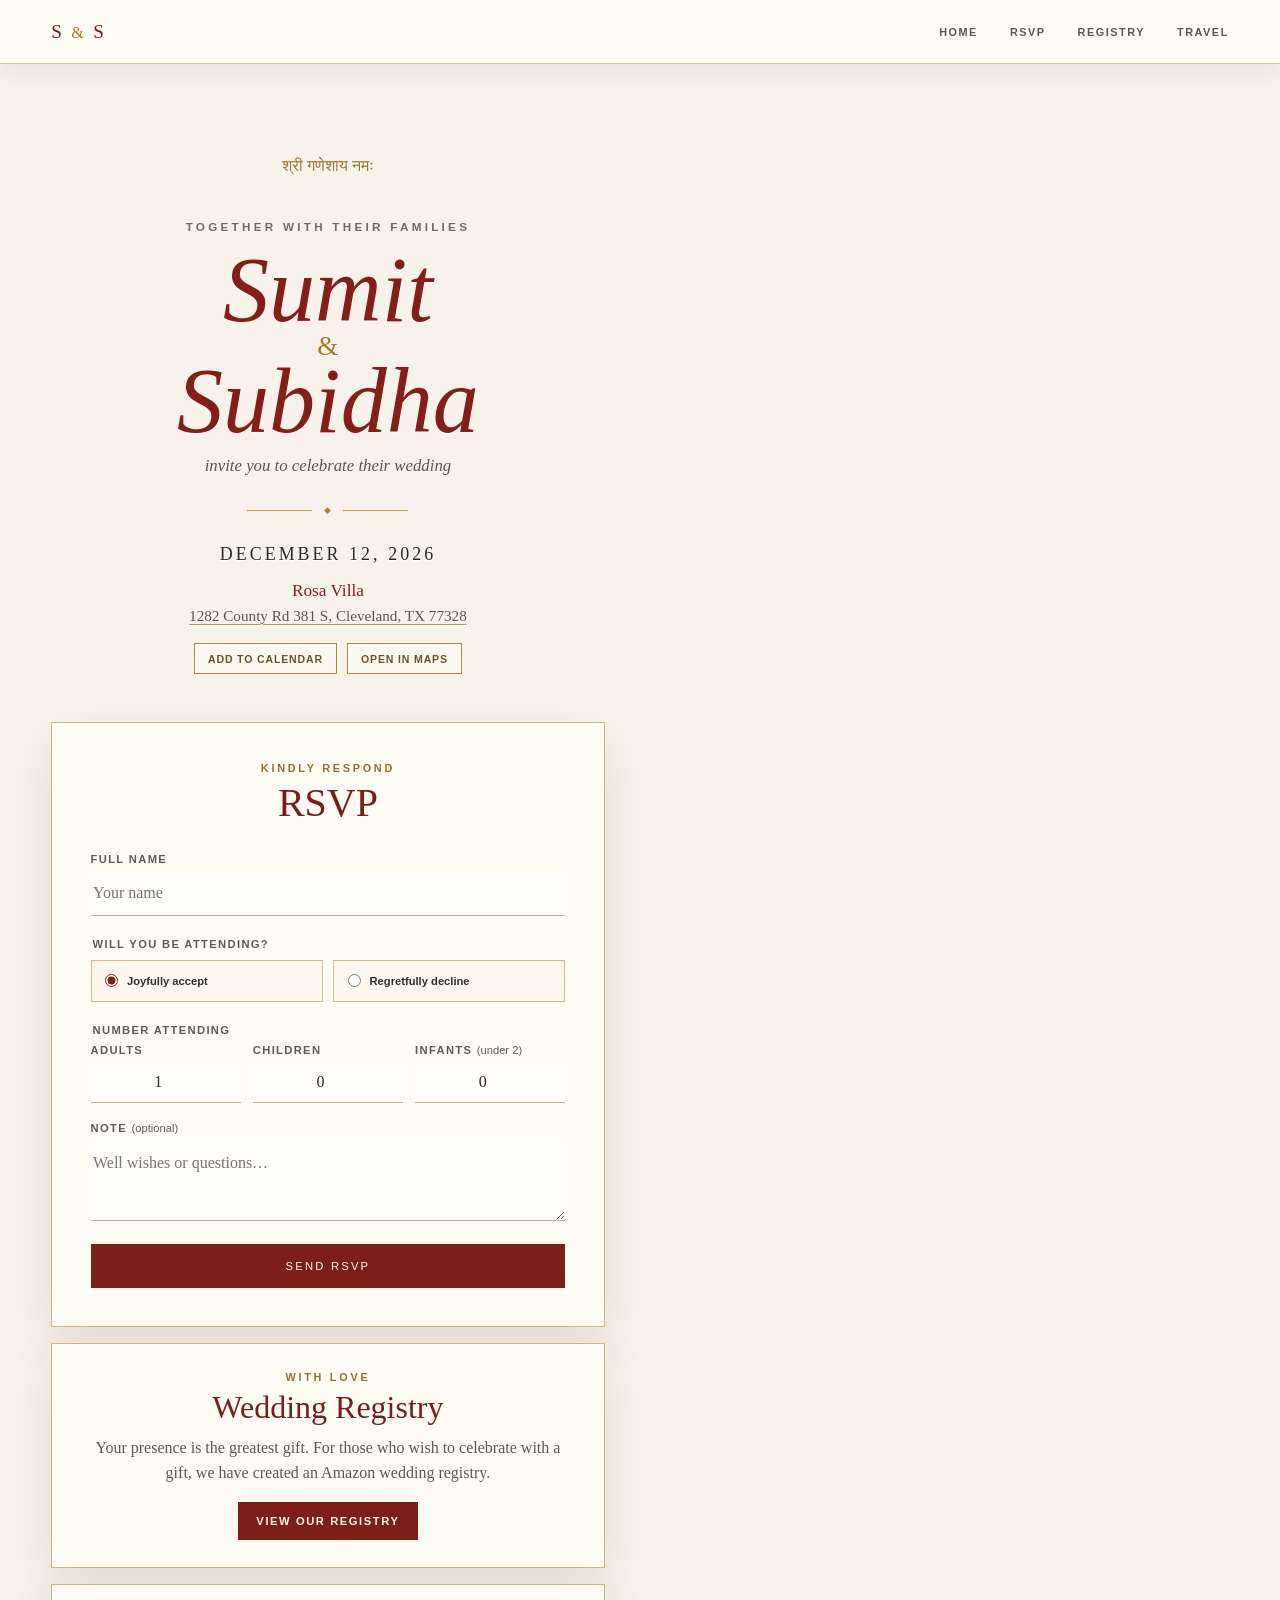
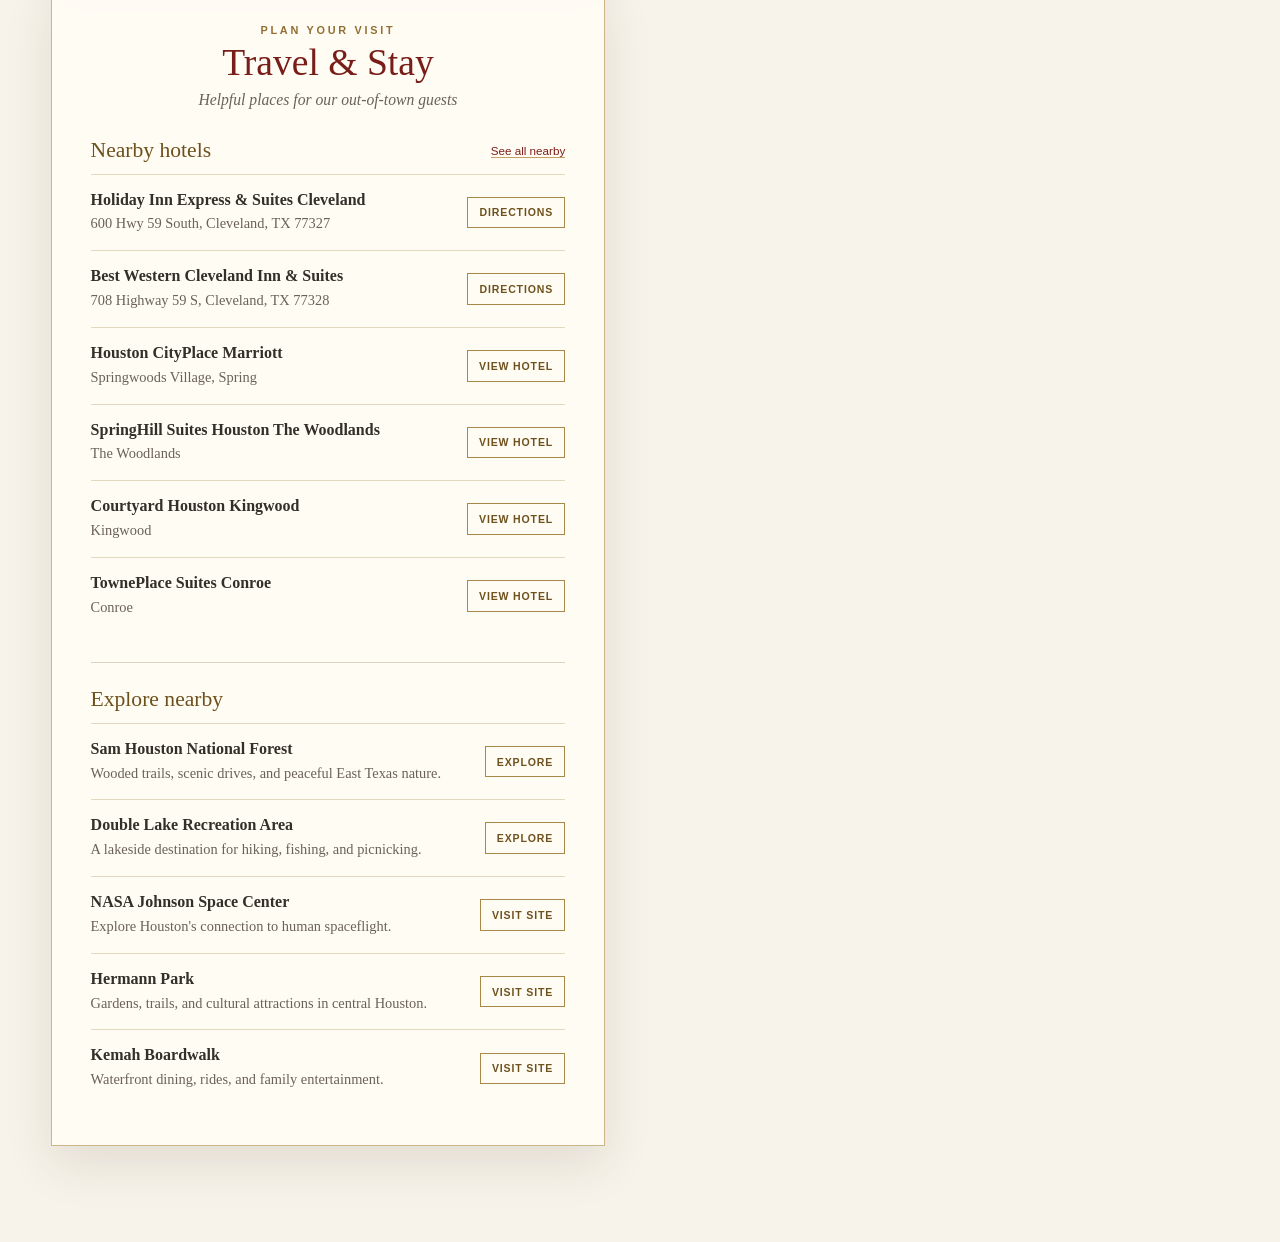
<file: vercel-site/index.html>
<!doctype html>
<html lang="en">
<head>
  <meta charset="utf-8">
  <meta name="viewport" content="width=device-width,initial-scale=1">
  <title>Sumit &amp; Subidha | Wedding RSVP</title>
  <meta name="description" content="Celebrate the wedding of Sumit and Subidha on December 12, 2026 at Rosa Villa in Cleveland, Texas.">
  <style>
    *{box-sizing:border-box}html{scroll-behavior:smooth}body{margin:0;background:#f7f3ea;color:#2b2925;font-family:Arial,sans-serif}.site-header{position:fixed;inset:0 0 auto;z-index:20;min-height:64px;display:flex;align-items:center;justify-content:space-between;gap:2rem;padding:.75rem 4vw;background:rgba(255,252,245,.94);border-bottom:1px solid rgba(167,123,46,.38);box-shadow:0 8px 24px rgba(66,49,22,.07);backdrop-filter:blur(12px)}.site-mark{font-family:Georgia,serif;color:#781d18;text-decoration:none;font-size:1.2rem;letter-spacing:.12em}.site-mark span{color:#a47b30;font-size:.85em}.site-header nav{display:flex;gap:clamp(1rem,2.5vw,2.4rem)}.site-header nav a{color:#5f574d;text-decoration:none;text-transform:uppercase;letter-spacing:.14em;font-size:.68rem;font-weight:600}.page{min-height:100svh;background:url('https://sumit-subidha-wedding.eedarijal.chatgpt.site/wedding-background.png') center top/cover fixed no-repeat;padding:calc(clamp(3rem,6vw,6rem) + 64px) 4vw 5rem;display:grid;grid-template-columns:minmax(390px,47%) 1fr;align-content:start}.copy,.travel,.card,.registry{grid-column:1;width:min(100%,650px);scroll-margin-top:88px}.copy{text-align:center;padding:1rem 2.5rem 3rem;text-shadow:0 1px 0 #fff}.ganesh{font-family:Georgia,serif;color:#9b752e;font-size:1rem;margin:0 0 2.8rem}.family{text-transform:uppercase;letter-spacing:.28em;font-size:.73rem;font-weight:600;color:#6f685d;margin:0}.copy h1{font-family:Georgia,serif;color:#841e18;font-weight:400;line-height:.77;margin:1.4rem 0 1.2rem}.copy h1 em{display:block;font-size:clamp(4rem,7.2vw,7.2rem);font-weight:400}.copy h1 span{display:block;color:#a47b30;font-size:1.7rem;margin:.6rem}.invite{font-family:Georgia,serif;font-style:italic;color:#59534b;font-size:1.05rem}.ornament{display:flex;align-items:center;justify-content:center;gap:.75rem;color:#aa843c;font-size:.55rem;margin:1.8rem auto}.ornament span{width:65px;height:1px;background:#b99854}.date{font-family:Georgia,serif;text-transform:uppercase;letter-spacing:.17em;font-size:1.12rem;margin:.2rem}.venue{font-family:Georgia,serif;color:#7d1e18;font-size:1.08rem;margin:1rem 0 .25rem}.address{display:block;color:#59534b;font-family:Georgia,serif;font-size:.95rem;line-height:1.45;text-decoration:underline;text-decoration-color:#b99854;text-underline-offset:3px}.event-actions{display:flex;justify-content:center;gap:.65rem;flex-wrap:wrap;margin-top:1rem}.event-actions a,.travel-item>a{border:1px solid #a98747;color:#6f511d;text-decoration:none;text-transform:uppercase;letter-spacing:.08em;font-size:.66rem;font-weight:600}.event-actions a{background:rgba(255,252,245,.72);padding:.55rem .8rem}.travel,.card,.registry{background:rgba(255,252,245,.94);border:1px solid rgba(167,123,46,.55);box-shadow:0 18px 46px rgba(66,49,22,.11);backdrop-filter:blur(6px)}.travel{margin-bottom:1rem;padding:clamp(1.5rem,3vw,2.5rem)}.section-heading{text-align:center;margin-bottom:1.8rem}.section-heading>p,.heading>p,.registry-kicker{margin:0;text-transform:uppercase;letter-spacing:.25em;color:#927033;font-size:.68rem;font-weight:600}.section-heading h2,.heading h2,.thanks h2,.registry h2{font-family:Georgia,serif;font-weight:400;color:#781d18}.section-heading h2{margin:.35rem 0 .45rem;font-size:2.35rem}.section-heading>span{font-family:Georgia,serif;font-style:italic;color:#6a6258;font-size:.98rem}.travel-group+.travel-group{margin-top:1.75rem;padding-top:1.55rem;border-top:1px solid #ded3bd}.travel-group-heading{display:flex;align-items:center;justify-content:space-between;gap:1rem;margin-bottom:.65rem}.travel-group h3{margin:0;font-family:Georgia,serif;font-size:1.35rem;font-weight:400;color:#6d511d}.travel-group-heading>a{color:#7d1e18;text-decoration:none;border-bottom:1px solid #c79d61;font-size:.73rem}.travel-item{display:flex;align-items:center;justify-content:space-between;gap:1.25rem;padding:1rem 0;border-top:1px solid rgba(205,187,145,.56)}.travel-item h4{margin:0 0 .3rem;font-family:Georgia,serif;font-size:1rem;color:#332f29}.travel-item p{margin:0;color:#6a6258;font-family:Georgia,serif;font-size:.9rem;line-height:1.45}.travel-item>a{flex:none;padding:.55rem .7rem}.card{margin-bottom:1rem;padding:clamp(1.5rem,3vw,2.75rem)}.heading{text-align:center;margin-bottom:1.7rem}.heading h2,.thanks h2{font-size:2.5rem;margin:.3rem}.card label,.card legend{display:block;text-transform:uppercase;letter-spacing:.12em;font-size:.7rem;font-weight:600;color:#625a50}.card input,.card textarea{display:block;width:100%;border:0;border-bottom:1px solid #c4b28e;background:rgba(255,255,255,.28);padding:.8rem .15rem;margin:.4rem 0 1.4rem;outline:none;color:#2b2925;font-family:Georgia,serif;font-size:1rem}.card fieldset{border:0;padding:0;margin:0}.attendance{display:grid;grid-template-columns:1fr 1fr;gap:.65rem;margin:.6rem 0 1.4rem}.attendance label{display:flex;align-items:center;gap:.55rem;border:1px solid #cdbb91;background:rgba(250,246,236,.65);padding:.85rem;text-transform:none;letter-spacing:0;color:#332f29;cursor:pointer}.attendance input{display:inline;width:auto;margin:0;accent-color:#7d1e18}.guest-grid{display:grid;grid-template-columns:repeat(3,1fr);gap:.75rem;margin-top:.45rem}.guest-grid input{text-align:center;padding:.7rem .1rem;margin-bottom:1.2rem}.card label span{text-transform:none;letter-spacing:0;font-weight:400}.submit{width:100%;border:0;background:#7d1e18;color:#fffaf1;padding:1rem;text-transform:uppercase;letter-spacing:.2em;font-size:.7rem;cursor:pointer}.submit:disabled{opacity:.6}.message{text-align:center;font-size:.9rem}.error{color:#9b1c1c}.thanks{text-align:center;padding:2rem 0}.thanks p{font-family:Georgia,serif;color:#625c53}.thanks button{border:0;border-bottom:1px solid #7d1e18;background:none;color:#7d1e18;padding:.3rem;cursor:pointer}.registry{padding:1.7rem 2rem;text-align:center}.registry h2{margin:.35rem 0 .65rem;font-size:2rem}.registry p:not(.registry-kicker){max-width:500px;margin:0 auto 1rem;font-family:Georgia,serif;font-size:1rem;line-height:1.55;color:#5f574d}.registry>a{display:inline-block;border:1px solid #7d1e18;background:#7d1e18;color:#fffaf1;padding:.75rem 1.1rem;text-decoration:none;text-transform:uppercase;letter-spacing:.14em;font-size:.7rem;font-weight:600}
    @media(max-width:800px){.site-header{min-height:58px;padding:.7rem .9rem;gap:.75rem}.site-header nav{gap:.85rem}.site-header nav a{font-size:.59rem;letter-spacing:.09em}.site-mark{font-size:1rem}.page{background-position:72% top;background-size:auto 760px;background-attachment:scroll;display:block;padding:5.5rem .85rem 3rem}.copy{min-height:710px;padding:1rem 1rem 2rem;background:linear-gradient(90deg,rgba(250,247,239,.9) 0%,rgba(250,247,239,.65) 68%,transparent 100%);width:72%}.copy h1 em{font-size:3.7rem}.family{font-size:.62rem;letter-spacing:.18em}.ganesh{margin-bottom:2rem}.travel,.card,.registry{width:100%;margin-top:1rem;padding:1.45rem 1.25rem}.card{margin-bottom:0}.attendance{grid-template-columns:1fr}.section-heading h2{font-size:2rem}}
    @media(max-width:480px){.site-header{justify-content:center}.site-mark{display:none}.site-header nav{width:100%;justify-content:space-around;gap:.4rem}.page{background-size:auto 650px;background-position:71% top}.copy{min-height:620px;width:74%;padding-left:.25rem;padding-right:.25rem}.copy h1 em{font-size:3.15rem}.ganesh{font-size:.82rem}.family{font-size:.54rem}.invite{font-size:.9rem}.date{font-size:.9rem}.ornament{margin:1.2rem auto}.ornament span{width:38px}.travel-item{align-items:flex-start;gap:.75rem}.travel-item>a{padding:.5rem .55rem}.section-heading>span{font-size:.9rem}}
    .registry{margin-bottom:1rem}
    @media(prefers-reduced-motion:reduce){html{scroll-behavior:auto}}
  </style>
</head>
<body>
  <header class="site-header"><a class="site-mark" href="#home" aria-label="Sumit and Subidha wedding home">S <span>&amp;</span> S</a><nav aria-label="Wedding website navigation"><a href="#home">Home</a><a href="#rsvp">RSVP</a><a href="#registry">Registry</a><a href="#travel">Travel</a></nav></header>
  <main class="page">
    <section class="copy" id="home"><p class="ganesh">श्री गणेशाय नमः</p><p class="family">Together with their families</p><h1><em>Sumit</em><span>&amp;</span><em>Subidha</em></h1><p class="invite">invite you to celebrate their wedding</p><div class="ornament"><span></span>◆<span></span></div><p class="date">December 12, 2026</p><p class="venue">Rosa Villa</p><a class="address" href="https://www.google.com/maps/search/?api=1&amp;query=Rosa+Villa%2C+1282+County+Rd+381+S%2C+Cleveland%2C+TX+77328" target="_blank" rel="noopener noreferrer">1282 County Rd 381 S, Cleveland, TX 77328</a><div class="event-actions"><a href="https://calendar.google.com/calendar/render?action=TEMPLATE&amp;text=Sumit%20%26%20Subidha%20Wedding&amp;dates=20261212%2F20261213&amp;location=Rosa%20Villa%2C%201282%20County%20Rd%20381%20S%2C%20Cleveland%2C%20TX%2077328&amp;details=Wedding%20celebration%20for%20Sumit%20and%20Subidha" target="_blank" rel="noopener noreferrer">Add to calendar</a><a href="https://www.google.com/maps/search/?api=1&amp;query=Rosa+Villa%2C+1282+County+Rd+381+S%2C+Cleveland%2C+TX+77328" target="_blank" rel="noopener noreferrer">Open in Maps</a></div></section>
    <section class="card" id="rsvp"><div id="form-view"><div class="heading"><p>Kindly respond</p><h2>RSVP</h2></div><form id="form"><label>Full name<input name="name" required autocomplete="name" placeholder="Your name"></label><fieldset><legend>Will you be attending?</legend><div class="attendance"><label><input type="radio" name="attendance" value="accept" checked>Joyfully accept</label><label><input type="radio" name="attendance" value="decline">Regretfully decline</label></div></fieldset><fieldset id="counts"><legend>Number attending</legend><div class="guest-grid"><label>Adults<input name="adults" type="number" inputmode="numeric" min="1" max="10" value="1"></label><label>Children<input name="children" type="number" inputmode="numeric" min="0" max="10" value="0"></label><label>Infants <span>(under 2)</span><input name="infants" type="number" inputmode="numeric" min="0" max="10" value="0"></label></div></fieldset><label>Note <span>(optional)</span><textarea name="note" rows="3" placeholder="Well wishes or questions…"></textarea></label><button class="submit" id="submit">Send RSVP</button><p class="message error" id="error" hidden>We could not save your response. Please try again.</p></form></div><div class="thanks" id="thanks" hidden><div style="font-size:2rem;color:#7d1e18">♡</div><h2>Thank you</h2><p>Your response has been received.</p><button id="again">Submit another response</button></div></section>
    <section class="registry" id="registry" aria-labelledby="registry-title"><p class="registry-kicker">With love</p><h2 id="registry-title">Wedding Registry</h2><p>Your presence is the greatest gift. For those who wish to celebrate with a gift, we have created an Amazon wedding registry.</p><a href="https://www.amazon.com/wedding/guest-view/2KATNO8WJ1CN5" target="_blank" rel="noopener noreferrer">View Our Registry</a></section>
    <section class="travel" id="travel" aria-labelledby="travel-title">
      <div class="section-heading"><p>Plan your visit</p><h2 id="travel-title">Travel &amp; Stay</h2><span>Helpful places for our out-of-town guests</span></div>
      <div class="travel-group">
        <div class="travel-group-heading"><h3>Nearby hotels</h3><a href="https://www.google.com/maps/search/?api=1&amp;query=hotels+near+Rosa+Villa%2C+1282+County+Rd+381+S%2C+Cleveland%2C+TX+77328" target="_blank" rel="noopener noreferrer">See all nearby</a></div>
        <article class="travel-item"><div><h4>Holiday Inn Express &amp; Suites Cleveland</h4><p>600 Hwy 59 South, Cleveland, TX 77327</p></div><a href="https://www.google.com/maps/search/?api=1&amp;query=Holiday+Inn+Express+%26+Suites+Cleveland%2C+600+Hwy+59+South%2C+Cleveland%2C+TX+77327" target="_blank" rel="noopener noreferrer">Directions</a></article>
        <article class="travel-item"><div><h4>Best Western Cleveland Inn &amp; Suites</h4><p>708 Highway 59 S, Cleveland, TX 77328</p></div><a href="https://www.google.com/maps/search/?api=1&amp;query=Best+Western+Cleveland+Inn+%26+Suites%2C+708+Highway+59+S%2C+Cleveland%2C+TX+77328" target="_blank" rel="noopener noreferrer">Directions</a></article>
        <article class="travel-item"><div><h4>Houston CityPlace Marriott</h4><p>Springwoods Village, Spring</p></div><a href="https://www.marriott.com/en-us/hotels/houns-houston-cityplace-marriott-at-springwoods-village/overview/" target="_blank" rel="noopener noreferrer">View hotel</a></article>
        <article class="travel-item"><div><h4>SpringHill Suites Houston The Woodlands</h4><p>The Woodlands</p></div><a href="https://www.marriott.com/en-us/hotels/houln-springhill-suites-houston-the-woodlands/overview/" target="_blank" rel="noopener noreferrer">View hotel</a></article>
        <article class="travel-item"><div><h4>Courtyard Houston Kingwood</h4><p>Kingwood</p></div><a href="https://www.marriott.com/en-us/hotels/houkw-courtyard-houston-kingwood/overview/" target="_blank" rel="noopener noreferrer">View hotel</a></article>
        <article class="travel-item"><div><h4>TownePlace Suites Conroe</h4><p>Conroe</p></div><a href="https://www.marriott.com/en-us/hotels/houto-towneplace-suites-conroe/overview/" target="_blank" rel="noopener noreferrer">View hotel</a></article>
      </div>
      <div class="travel-group">
        <div class="travel-group-heading"><h3>Explore nearby</h3></div>
        <article class="travel-item"><div><h4>Sam Houston National Forest</h4><p>Wooded trails, scenic drives, and peaceful East Texas nature.</p></div><a href="https://www.google.com/maps/search/?api=1&amp;query=Sam+Houston+National+Forest" target="_blank" rel="noopener noreferrer">Explore</a></article>
        <article class="travel-item"><div><h4>Double Lake Recreation Area</h4><p>A lakeside destination for hiking, fishing, and picnicking.</p></div><a href="https://www.google.com/maps/search/?api=1&amp;query=Double+Lake+Recreation+Area%2C+TX" target="_blank" rel="noopener noreferrer">Explore</a></article>
        <article class="travel-item"><div><h4>NASA Johnson Space Center</h4><p>Explore Houston's connection to human spaceflight.</p></div><a href="https://www.nasa.gov/johnson/" target="_blank" rel="noopener noreferrer">Visit site</a></article>
        <article class="travel-item"><div><h4>Hermann Park</h4><p>Gardens, trails, and cultural attractions in central Houston.</p></div><a href="https://hermannpark.org/" target="_blank" rel="noopener noreferrer">Visit site</a></article>
        <article class="travel-item"><div><h4>Kemah Boardwalk</h4><p>Waterfront dining, rides, and family entertainment.</p></div><a href="https://www.kemahboardwalk.com/" target="_blank" rel="noopener noreferrer">Visit site</a></article>
      </div>
    </section>
  </main>
  <script>
    const API='https://sumit-subidha-wedding.eedarijal.chatgpt.site/api/rsvp';const form=document.querySelector('#form'),counts=document.querySelector('#counts'),submit=document.querySelector('#submit'),error=document.querySelector('#error');document.querySelectorAll('[name=attendance]').forEach(r=>r.addEventListener('change',()=>counts.hidden=r.value==='decline'));form.addEventListener('submit',async e=>{e.preventDefault();submit.disabled=true;submit.textContent='Sending…';error.hidden=true;const d=new FormData(form);try{const res=await fetch(API,{method:'POST',headers:{'content-type':'application/json'},body:JSON.stringify(Object.fromEntries(d))});if(!res.ok)throw new Error();document.querySelector('#form-view').hidden=true;document.querySelector('#thanks').hidden=false;form.reset();counts.hidden=false}catch{error.hidden=false}finally{submit.disabled=false;submit.textContent='Send RSVP'}});document.querySelector('#again').onclick=()=>{document.querySelector('#thanks').hidden=true;document.querySelector('#form-view').hidden=false};
  </script>
</body>
</html>
</file>
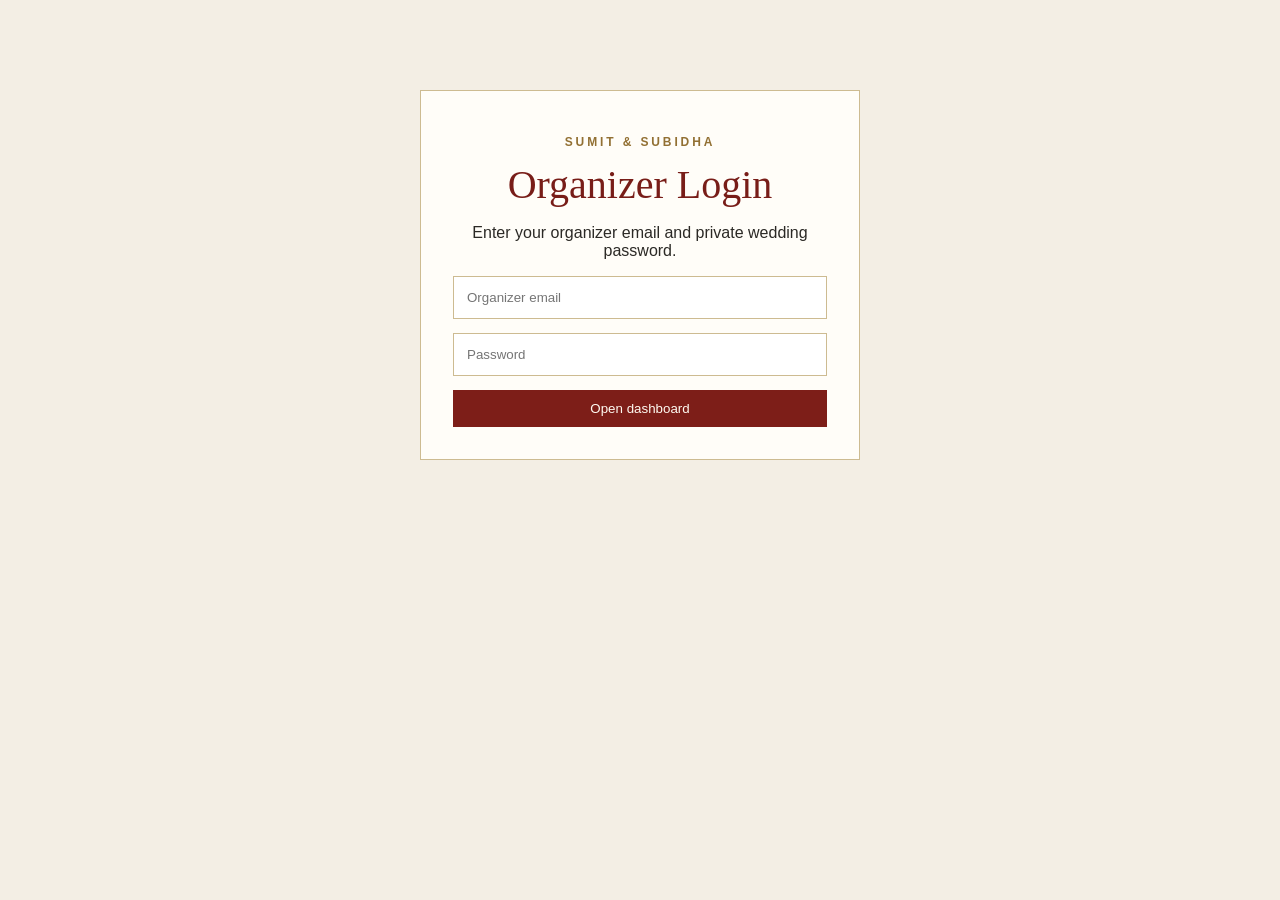
<file: vercel-site/admin/index.html>
<!doctype html>
<html lang="en">
<head>
  <meta charset="utf-8"><meta name="viewport" content="width=device-width,initial-scale=1"><meta name="robots" content="noindex,nofollow"><title>RSVP Dashboard | Sumit &amp; Subidha</title>
  <style>
    *{box-sizing:border-box}body{margin:0;background:#f3eee4;color:#2b2925;font-family:Arial,sans-serif}.wrap{max-width:1250px;margin:auto;padding:32px 18px 60px}.login{max-width:440px;margin:10vh auto;background:#fffdf8;border:1px solid #cdbb91;padding:32px;text-align:center}.eyebrow{font-size:12px;font-weight:600;text-transform:uppercase;letter-spacing:.24em;color:#927033}h1,h2{font-family:Georgia,serif;font-weight:400;color:#781d18}h1{font-size:40px;margin:8px 0}h2{font-size:26px}.login input{display:block;width:100%;padding:13px;border:1px solid #cdbb91;margin:14px 0}.button{border:0;background:#7d1e18;color:#fffaf1;padding:11px 16px;cursor:pointer}.button.full{width:100%}.error{color:#9b1c1c}.header{display:flex;align-items:end;justify-content:space-between;border-bottom:1px solid #cdbb91;padding-bottom:24px;margin-bottom:30px}.logout{border:1px solid #b9a477;background:transparent;padding:9px 14px;cursor:pointer}.summary{display:grid;grid-template-columns:repeat(6,1fr);gap:12px;margin-bottom:30px}.stat{border:1px solid #d5c6a7;background:#fffdf8;padding:16px}.stat span{font-size:11px;text-transform:uppercase;letter-spacing:.12em;color:#70685d}.stat strong{display:block;font-family:Georgia,serif;font-size:30px;font-weight:400;color:#781d18;margin-top:8px}.panel{border:1px solid #cdbb91;background:#fffdf8;overflow:hidden}.panel h2{padding:0 20px}.scroll{overflow-x:auto}table{width:100%;border-collapse:collapse;font-size:14px}th,td{text-align:left;border-top:1px solid #e2d8c5;padding:13px 12px;vertical-align:top}th{background:#f5f0e6;color:#70685d;font-size:11px;text-transform:uppercase;letter-spacing:.08em}.accept{color:#47704b}.decline{color:#8b3c38}.empty{text-align:center;padding:50px;color:#70685d}.actions{display:flex;gap:6px;white-space:nowrap}.actions button{border:1px solid #b9a477;background:#fffaf1;padding:7px 10px;cursor:pointer}.actions .delete{border-color:#c9938f;color:#8d2a24}.edit-input,.edit-select,.edit-note{width:100%;min-width:75px;border:1px solid #cdbb91;background:white;padding:7px;font:inherit}.edit-name{min-width:145px}.edit-note{min-width:180px;resize:vertical}.notice{margin:0 20px 16px;color:#47704b}.notice.error{color:#9b1c1c}@media(max-width:800px){.summary{grid-template-columns:repeat(3,1fr)}.header{align-items:start;gap:15px}.wrap{padding-top:20px}}@media(max-width:480px){.summary{grid-template-columns:repeat(2,1fr)}h1{font-size:32px}}
  </style>
</head>
<body>
  <section class="login" id="login"><p class="eyebrow">Sumit &amp; Subidha</p><h1>Organizer Login</h1><p>Enter your organizer email and private wedding password.</p><form id="login-form"><input id="email" type="email" required autocomplete="email" placeholder="Organizer email"><input id="password" type="password" required autocomplete="current-password" placeholder="Password"><button class="button full">Open dashboard</button><p class="error" id="login-error" hidden>Email or password not recognized.</p></form></section>
  <main class="wrap" id="dashboard" hidden><header class="header"><div><p class="eyebrow">Sumit &amp; Subidha</p><h1>RSVP Dashboard</h1></div><button class="logout" id="logout">Log out</button></header><section class="summary" id="summary"></section><section class="panel"><h2>Guest responses</h2><p class="notice" id="notice" hidden></p><div class="scroll" id="responses"></div></section></main>
  <script>
    const API='https://sumit-subidha-wedding.eedarijal.chatgpt.site/api/admin/rsvps';
    const login=document.querySelector('#login'),dashboard=document.querySelector('#dashboard'),err=document.querySelector('#login-error'),notice=document.querySelector('#notice'),responsesView=document.querySelector('#responses');
    let credentials=null,rows=[],editingId=null;
    const headers=()=>({authorization:'Bearer '+credentials.password,'x-admin-email':credentials.email,'content-type':'application/json'});
    async function load(email,password){const res=await fetch(API,{headers:{authorization:'Bearer '+password,'x-admin-email':email.trim().toLowerCase()}});if(!res.ok)throw new Error();const data=await res.json();credentials={email:email.trim().toLowerCase(),password};sessionStorage.setItem('wedding-admin',JSON.stringify(credentials));rows=data.responses;editingId=null;render();login.hidden=true;dashboard.hidden=false}
    function render(){const accepted=rows.filter(r=>r.attendance==='accept'),sum=k=>accepted.reduce((a,r)=>a+Number(r[k]||0),0),declined=rows.length-accepted.length;document.querySelector('#summary').innerHTML=[['Responses',rows.length],['Attending',accepted.length],['Adults',sum('adults')],['Children',sum('children')],['Infants',sum('infants')],['Declined',declined]].map(([l,v])=>`<div class="stat"><span>${l}</span><strong>${v}</strong></div>`).join('');responsesView.innerHTML=rows.length?`<table><thead><tr><th>Name</th><th>Status</th><th>Adults</th><th>Children</th><th>Infants</th><th>Note</th><th>Date</th><th>Actions</th></tr></thead><tbody>${rows.map(rowHtml).join('')}</tbody></table>`:'<div class="empty">No RSVPs yet.</div>'}
    function rowHtml(r){if(editingId===r.id)return `<tr data-id="${r.id}"><td><input class="edit-input edit-name" data-field="name" value="${esc(r.name)}"></td><td><select class="edit-select" data-field="attendance"><option value="accept" ${r.attendance==='accept'?'selected':''}>Attending</option><option value="decline" ${r.attendance==='decline'?'selected':''}>Declined</option></select></td><td><input class="edit-input" data-field="adults" type="number" min="0" max="10" value="${r.adults}"></td><td><input class="edit-input" data-field="children" type="number" min="0" max="10" value="${r.children}"></td><td><input class="edit-input" data-field="infants" type="number" min="0" max="10" value="${r.infants}"></td><td><textarea class="edit-note" data-field="note">${esc(r.note)}</textarea></td><td>${new Date(r.createdAt).toLocaleDateString()}</td><td><div class="actions"><button data-action="save">Save</button><button data-action="cancel">Cancel</button></div></td></tr>`;return `<tr data-id="${r.id}"><td>${esc(r.name)}</td><td class="${r.attendance}">${r.attendance==='accept'?'Attending':'Declined'}</td><td>${r.adults}</td><td>${r.children}</td><td>${r.infants}</td><td>${esc(r.note)||'—'}</td><td>${new Date(r.createdAt).toLocaleDateString()}</td><td><div class="actions"><button data-action="edit">Edit</button><button class="delete" data-action="delete">Delete</button></div></td></tr>`}
    function esc(s=''){return String(s).replace(/[&<>"']/g,c=>({'&':'&amp;','<':'&lt;','>':'&gt;','"':'&quot;',"'":'&#039;'}[c]))}
    function showNotice(message,isError=false){notice.textContent=message;notice.classList.toggle('error',isError);notice.hidden=false;setTimeout(()=>notice.hidden=true,3500)}
    responsesView.addEventListener('click',async event=>{const button=event.target.closest('button[data-action]');if(!button)return;const row=button.closest('tr'),id=Number(row.dataset.id),action=button.dataset.action;if(action==='edit'){editingId=id;render();return}if(action==='cancel'){editingId=null;render();return}if(action==='save'){const values=Object.fromEntries([...row.querySelectorAll('[data-field]')].map(input=>[input.dataset.field,input.value]));button.disabled=true;try{const res=await fetch(API,{method:'PATCH',headers:headers(),body:JSON.stringify({id,...values})});if(!res.ok)throw new Error();await load(credentials.email,credentials.password);showNotice('Attendee updated.')}catch{showNotice('Could not save the changes. Please try again.',true)}return}if(action==='delete'){const attendee=rows.find(r=>r.id===id);if(!confirm(`Delete ${attendee?.name||'this attendee'}? This cannot be undone.`))return;button.disabled=true;try{const res=await fetch(API+'?id='+id,{method:'DELETE',headers:headers()});if(!res.ok)throw new Error();await load(credentials.email,credentials.password);showNotice('Attendee deleted.')}catch{showNotice('Could not delete the attendee. Please try again.',true)}}});
    document.querySelector('#login-form').onsubmit=async event=>{event.preventDefault();err.hidden=true;try{await load(document.querySelector('#email').value,document.querySelector('#password').value)}catch{err.hidden=false}};
    document.querySelector('#logout').onclick=()=>{sessionStorage.removeItem('wedding-admin');location.reload()};
    const saved=sessionStorage.getItem('wedding-admin');if(saved){try{const savedCredentials=JSON.parse(saved);load(savedCredentials.email,savedCredentials.password).catch(()=>sessionStorage.removeItem('wedding-admin'))}catch{sessionStorage.removeItem('wedding-admin')}}
  </script>
</body>
</html>
</file>
